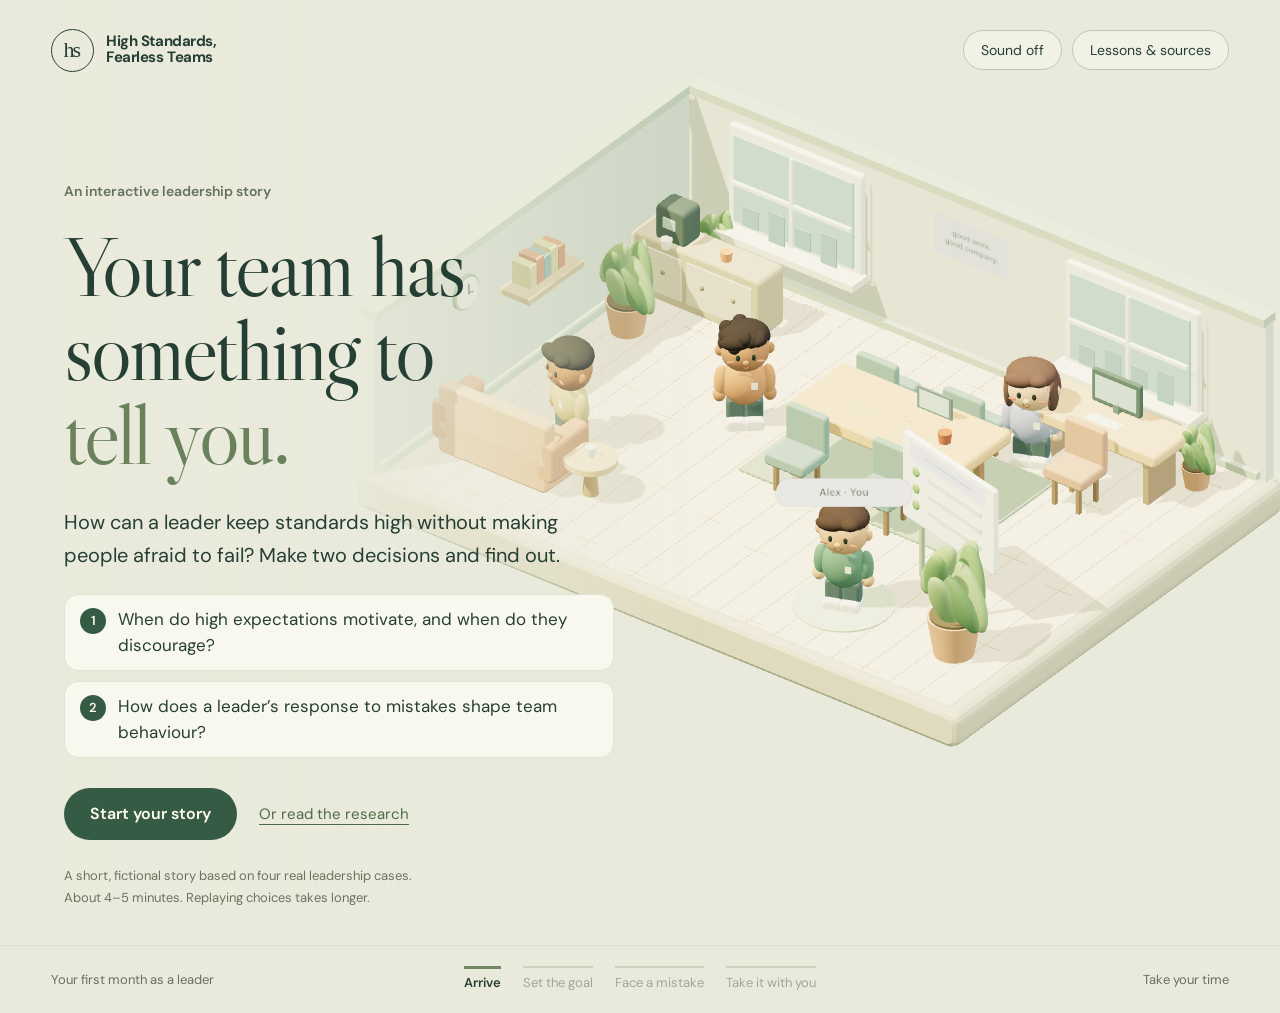
<file: index.html>
<!doctype html>
<html lang="en">
<head>
<meta charset="utf-8"><meta name="viewport" content="width=device-width,initial-scale=1,viewport-fit=cover"><meta name="theme-color" content="#edf0df">
<meta name="description" content="How can leaders keep standards high without making people afraid to fail? Lead a fictional team through two decisions and compare them with Wells Fargo, Netflix, Ford and Microsoft.">
<title>High Standards, Fearless Teams · An interactive leadership story</title>
<link rel="icon" href="data:image/svg+xml,%3Csvg xmlns='http://www.w3.org/2000/svg' viewBox='0 0 64 64'%3E%3Ccircle cx='32' cy='32' r='30' fill='%23365b45'/%3E%3Ctext x='32' y='41' font-family='Georgia,serif' font-size='26' text-anchor='middle' fill='%23fffced'%3Ehs%3C/text%3E%3C/svg%3E">
<link rel="stylesheet" href="./style.css">
</head>
<body data-mode="office">
<a class="skip" href="#story">Skip to the story</a>
<div id="world" role="img" aria-label="Your character and colleagues in a small, animated office."></div><div class="world-shade" aria-hidden="true"></div>
<header class="topbar"><a class="brand" href="./" aria-label="High Standards, Fearless Teams: home"><span class="brand-symbol">hs</span><span>High Standards,<br>Fearless Teams</span></a><div class="identity" id="identity"></div><div class="utilities"><button id="sound" aria-pressed="false">Sound off</button><button id="notebook">Lessons &amp; sources</button></div></header>
<div class="chapter-location" id="location"></div>
<main id="story" tabindex="-1" aria-live="polite"></main>
<footer class="bottom-bar"><span id="chapter-status">Your first month as a leader</span><nav aria-label="Story progress" id="progress"></nav><span class="pacing">Take your time</span></footer>
<dialog id="notebook-dialog" aria-labelledby="notebook-title"><div class="dialog-top"><h2 id="notebook-title">What to take back to your team</h2><button id="close-notebook" aria-label="Close lessons and sources">×</button></div><div role="tablist" aria-label="Notebook sections" class="notebook-tabs"><button role="tab" id="lessons-tab" aria-controls="notebook-content" aria-selected="true">The two lessons</button><button role="tab" id="framework-tab" aria-controls="notebook-content" aria-selected="false">The framework</button><button role="tab" id="sources-tab" aria-controls="notebook-content" aria-selected="false">Cases &amp; sources</button></div><div id="notebook-content" role="tabpanel" aria-labelledby="lessons-tab"></div></dialog>
<noscript><div class="noscript">This story uses JavaScript. You can still <a href="./research.html">read the research, cases and sources</a>.</div></noscript>
<script type="module" src="./game.js"></script>
</body></html>
</file>
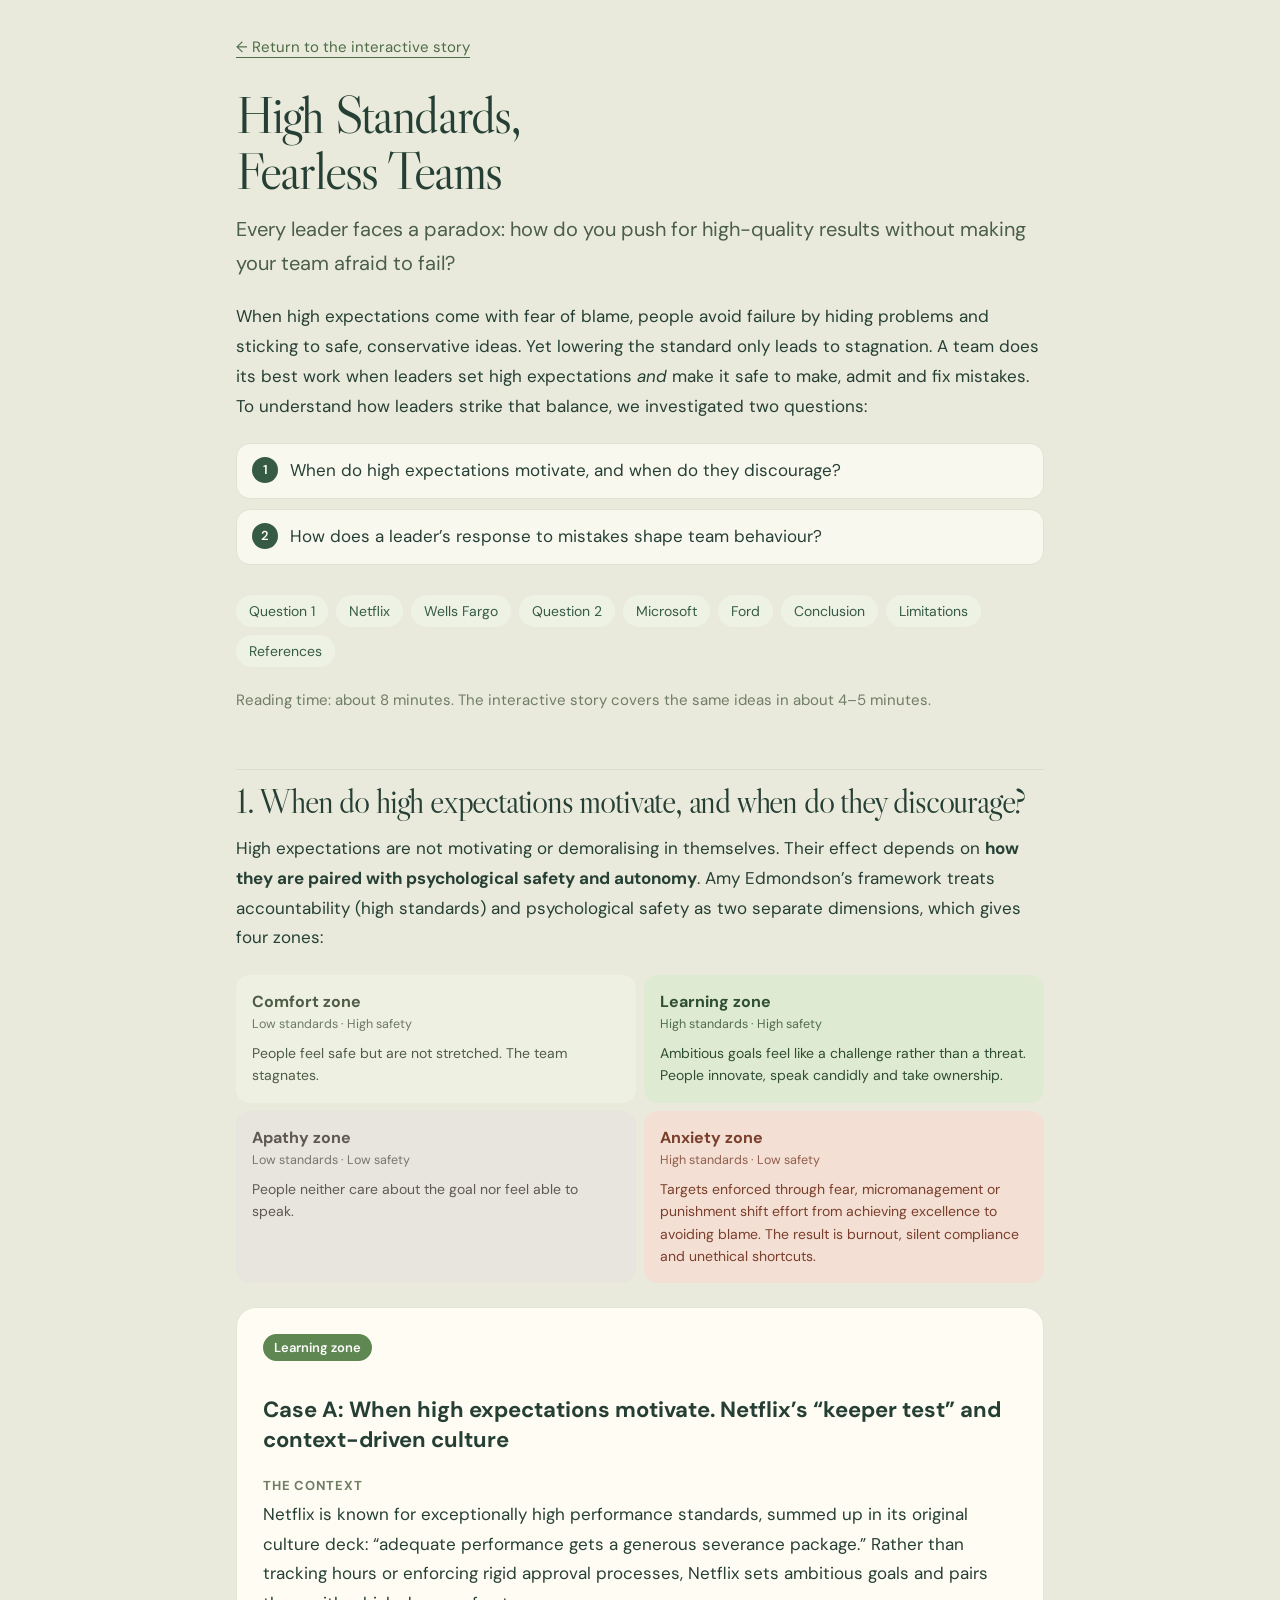
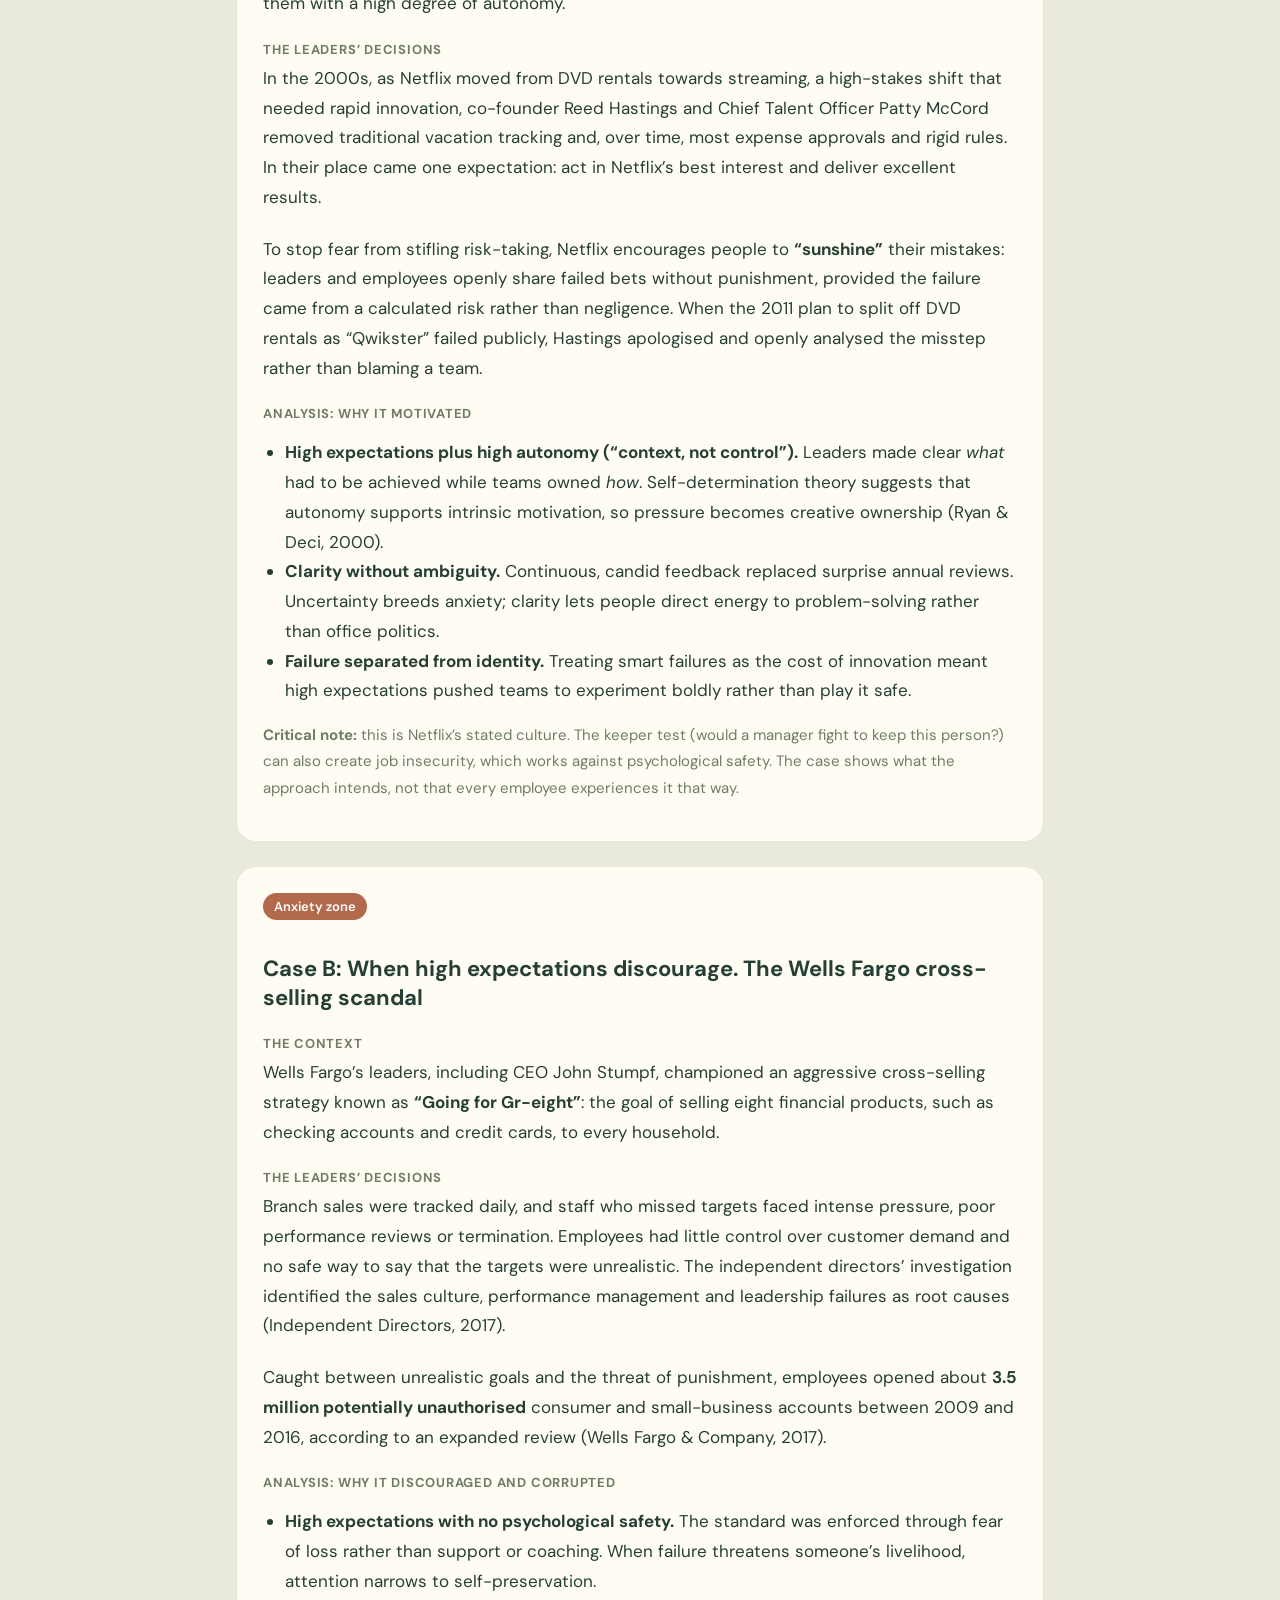
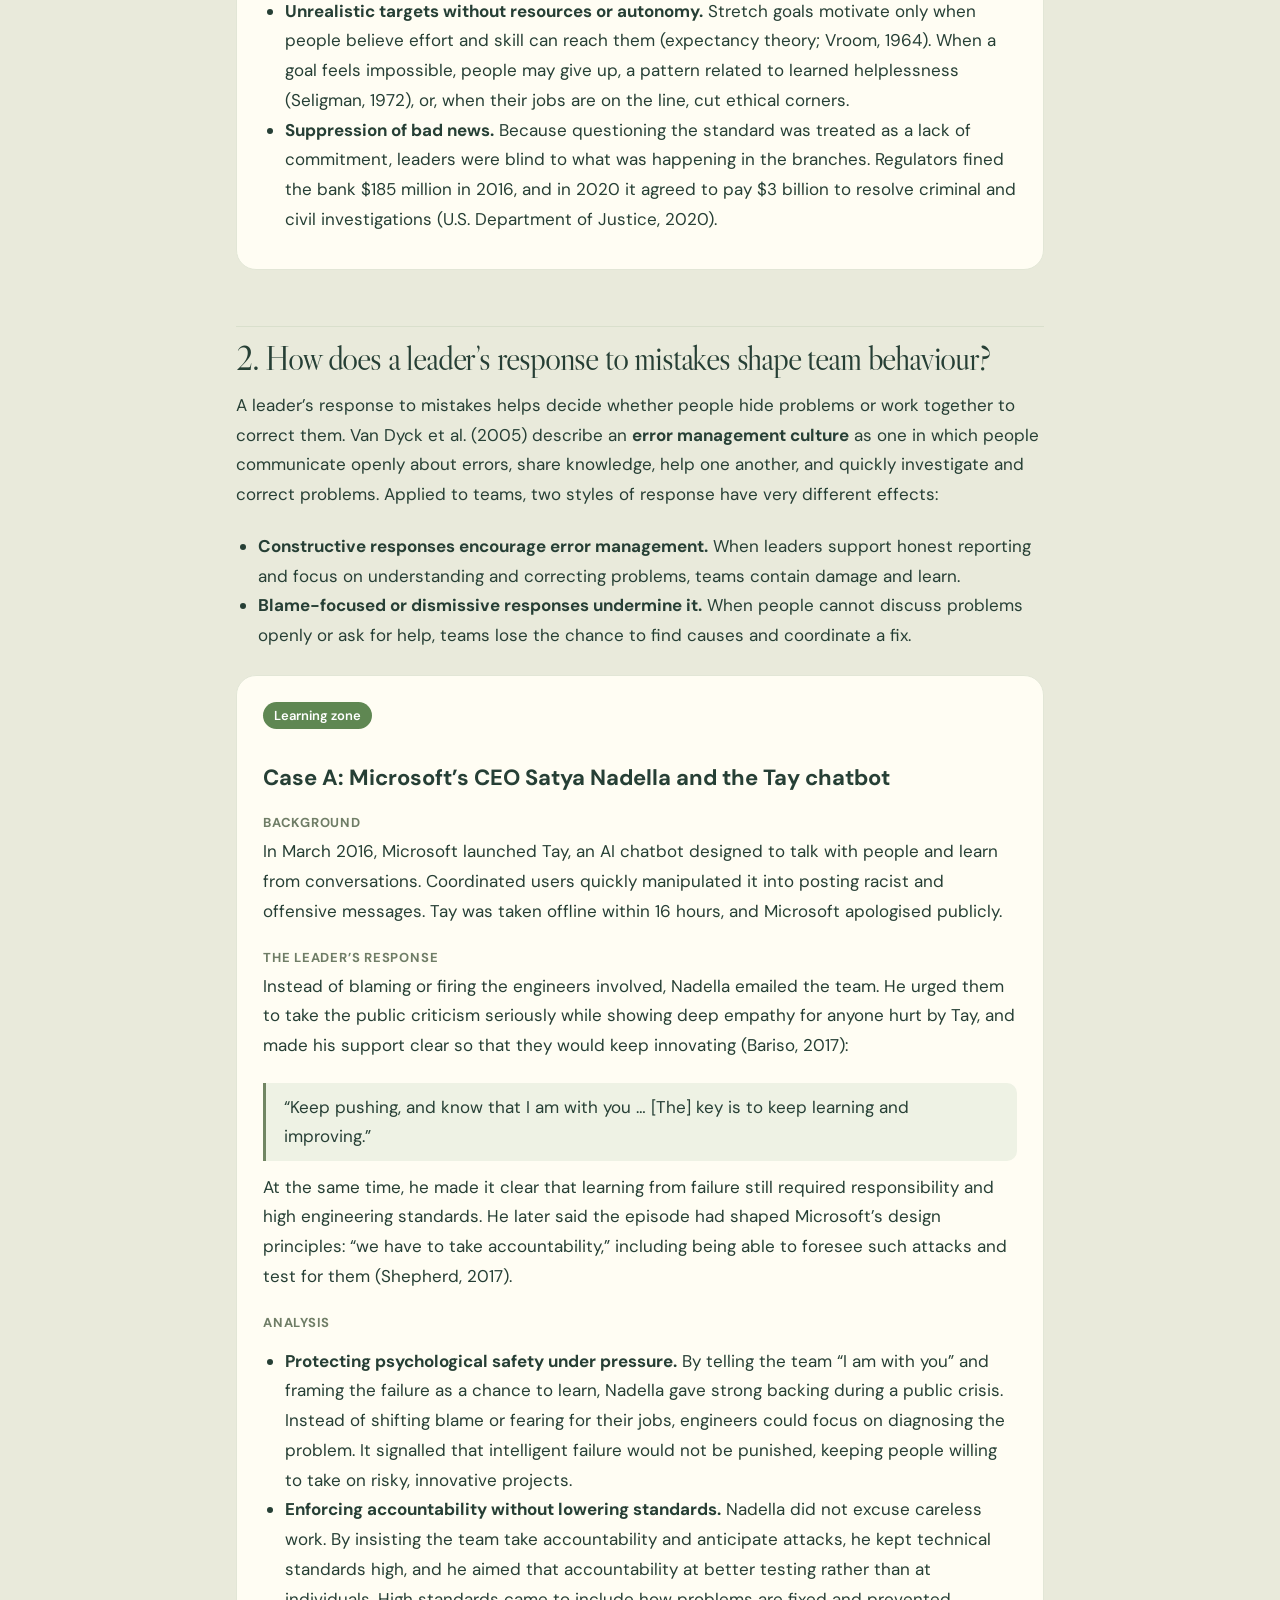
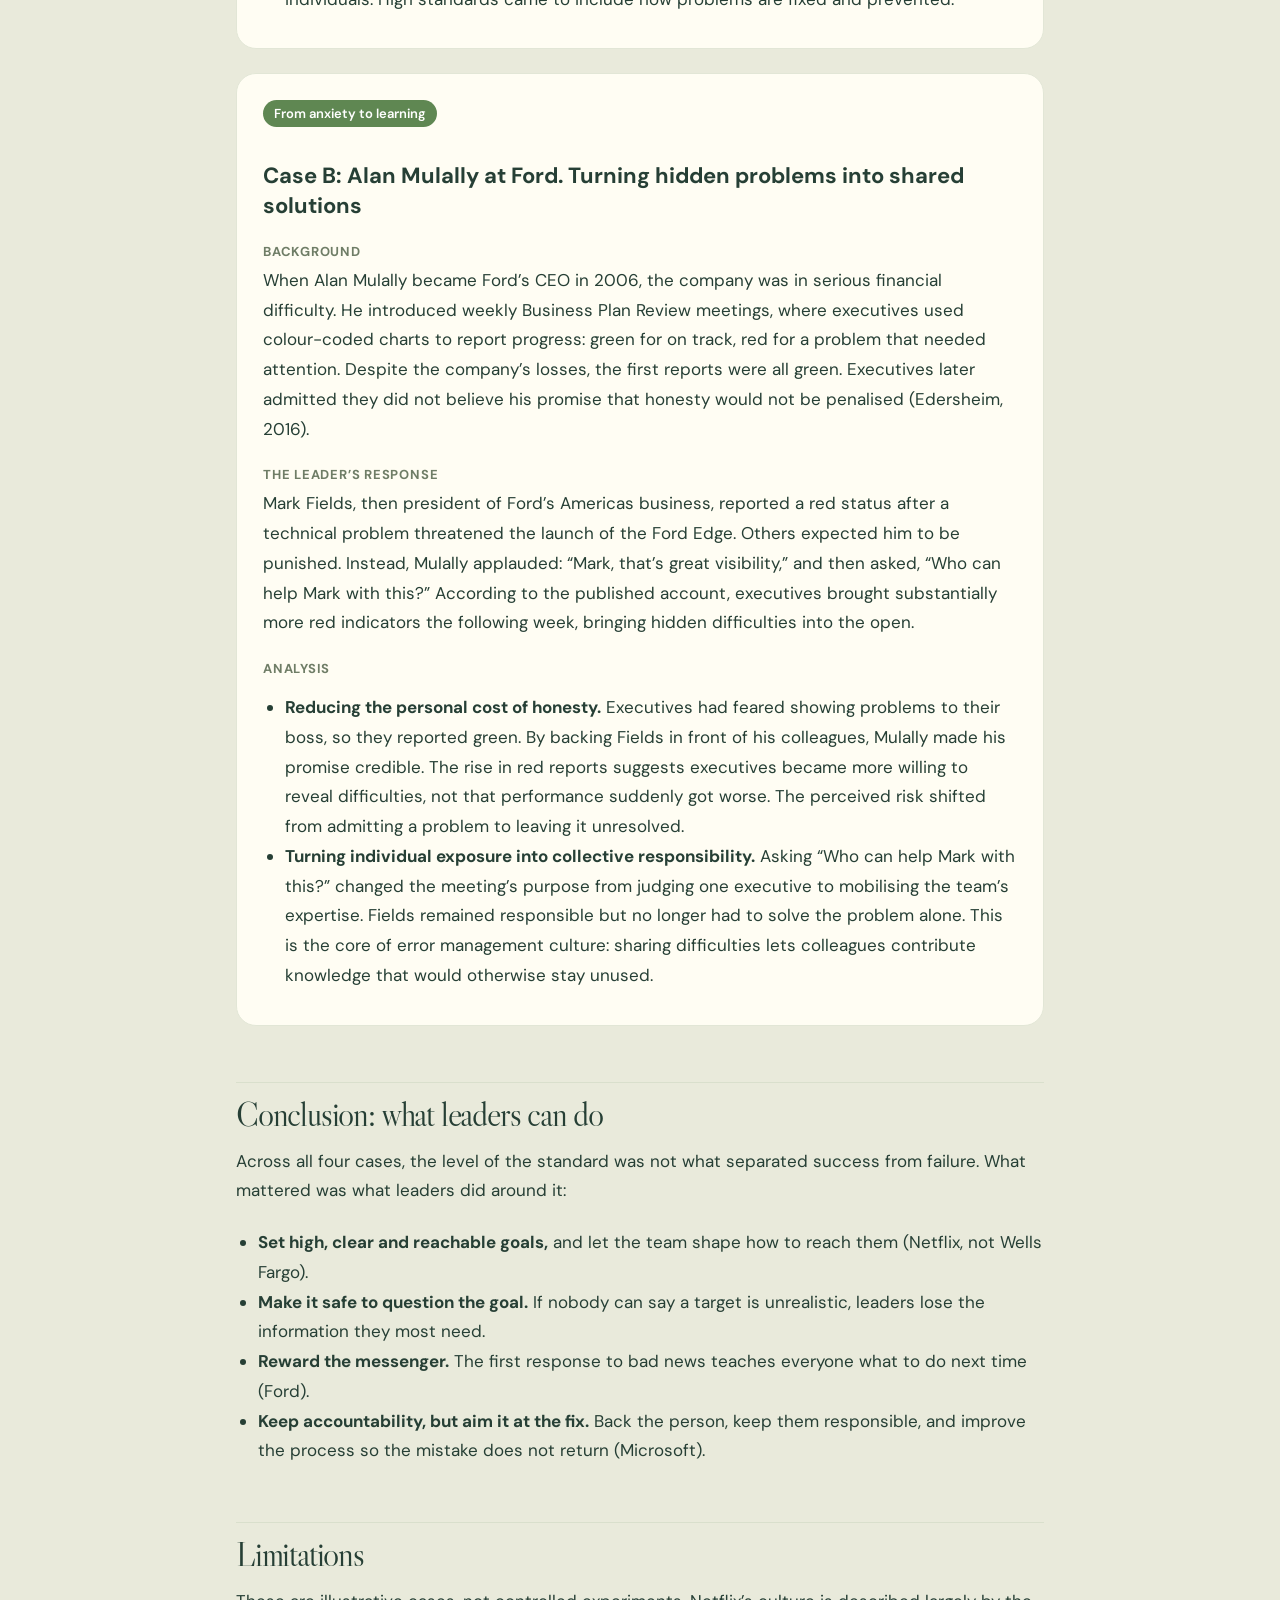
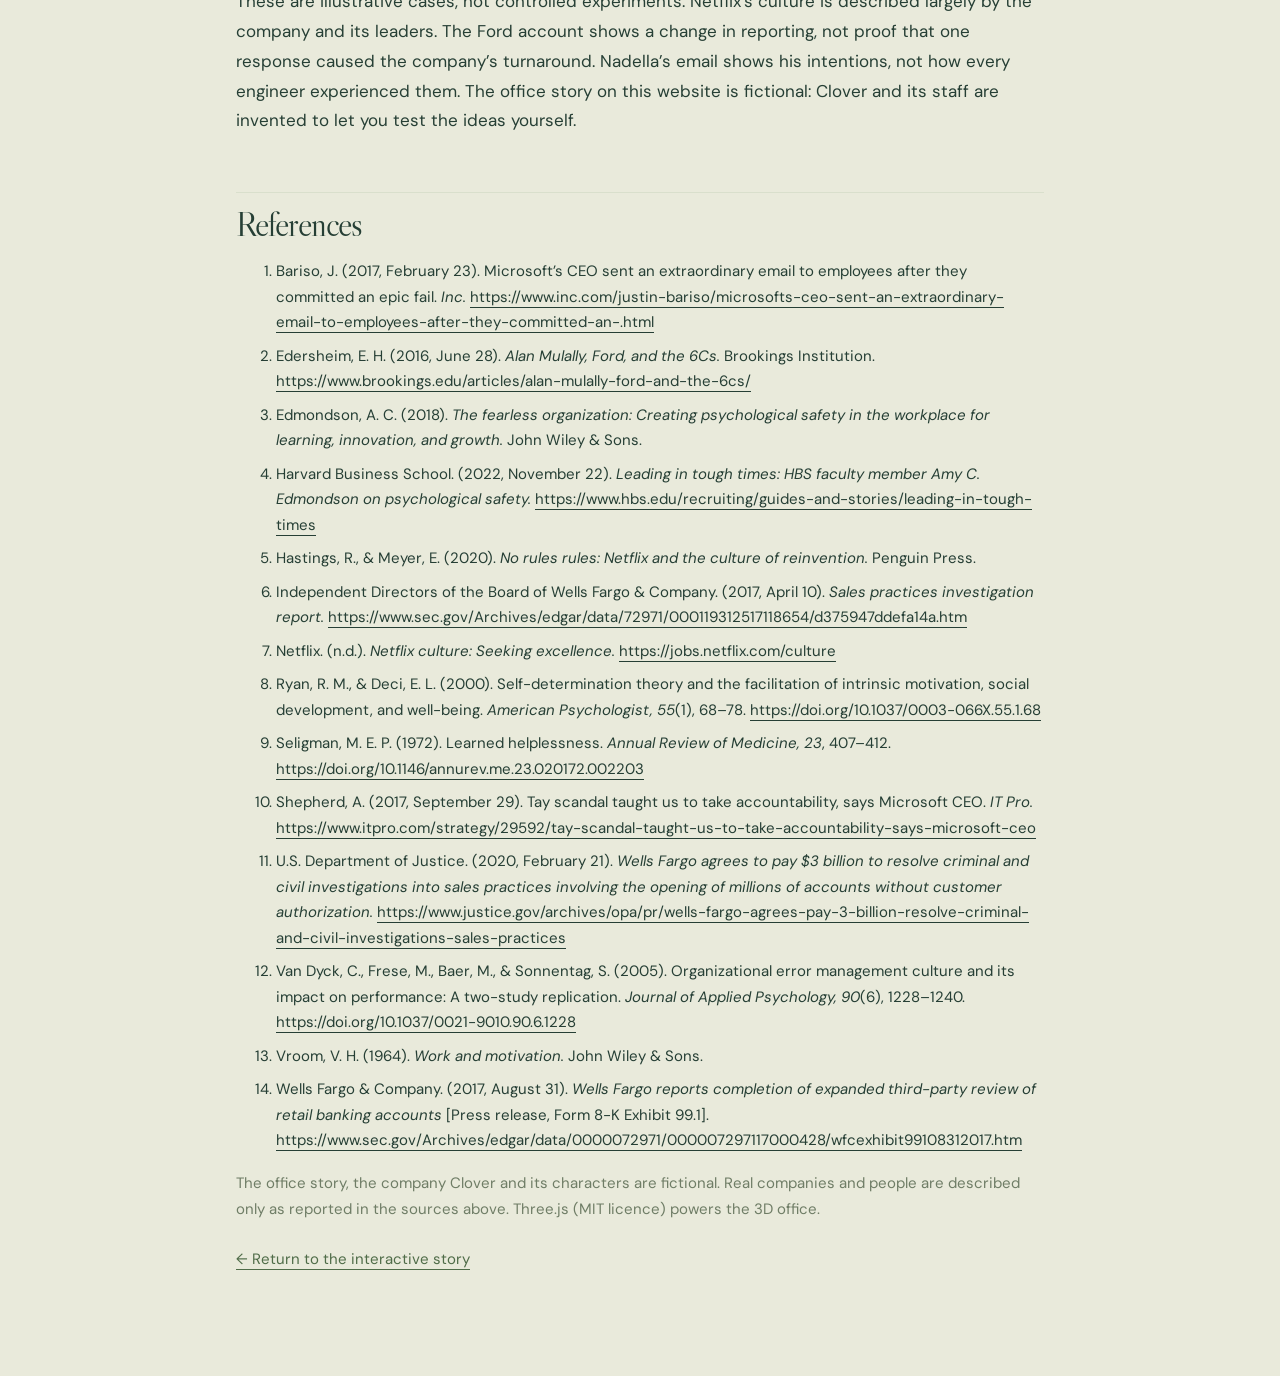
<file: research.html>
<!doctype html>
<html lang="en">
<head>
<meta charset="utf-8"><meta name="viewport" content="width=device-width,initial-scale=1">
<meta name="description" content="Research and case analysis behind High Standards, Fearless Teams: Netflix, Wells Fargo, Microsoft and Ford.">
<title>Our research · High Standards, Fearless Teams</title>
<link rel="icon" href="data:image/svg+xml,%3Csvg xmlns='http://www.w3.org/2000/svg' viewBox='0 0 64 64'%3E%3Ccircle cx='32' cy='32' r='30' fill='%23365b45'/%3E%3Ctext x='32' y='41' font-family='Georgia,serif' font-size='26' text-anchor='middle' fill='%23fffced'%3Ehs%3C/text%3E%3C/svg%3E">
<link rel="stylesheet" href="./style.css">
</head>
<body class="reading">
<main class="research-page">
<a class="back" href="./">← Return to the interactive story</a>
<h1>High Standards,<br>Fearless Teams</h1>
<p class="lede">Every leader faces a paradox: how do you push for high-quality results without making your team afraid to fail?</p>
<p>When high expectations come with fear of blame, people avoid failure by hiding problems and sticking to safe, conservative ideas. Yet lowering the standard only leads to stagnation. A team does its best work when leaders set high expectations <em>and</em> make it safe to make, admit and fix mistakes. To understand how leaders strike that balance, we investigated two questions:</p>
<ol class="questions"><li><span>1</span>When do high expectations motivate, and when do they discourage?</li><li><span>2</span>How does a leader’s response to mistakes shape team behaviour?</li></ol>
<nav class="toc" aria-label="On this page"><a href="#q1">Question 1</a><a href="#netflix">Netflix</a><a href="#wells">Wells Fargo</a><a href="#q2">Question 2</a><a href="#microsoft">Microsoft</a><a href="#ford">Ford</a><a href="#conclusion">Conclusion</a><a href="#limits">Limitations</a><a href="#references">References</a></nav>
<p class="note">Reading time: about 8 minutes. The interactive story covers the same ideas in about 4–5 minutes.</p>

<h2 id="q1">1. When do high expectations motivate, and when do they discourage?</h2>
<p>High expectations are not motivating or demoralising in themselves. Their effect depends on <strong>how they are paired with psychological safety and autonomy</strong>. Amy Edmondson’s framework treats accountability (high standards) and psychological safety as two separate dimensions, which gives four zones:</p>
<div class="zone-grid static" aria-label="Edmondson's four zones"><div class="zone zone-comfort"><strong>Comfort zone</strong><span>Low standards · High safety</span><p>People feel safe but are not stretched. The team stagnates.</p></div><div class="zone zone-learning"><strong>Learning zone</strong><span>High standards · High safety</span><p>Ambitious goals feel like a challenge rather than a threat. People innovate, speak candidly and take ownership.</p></div><div class="zone zone-apathy"><strong>Apathy zone</strong><span>Low standards · Low safety</span><p>People neither care about the goal nor feel able to speak.</p></div><div class="zone zone-anxiety"><strong>Anxiety zone</strong><span>High standards · Low safety</span><p>Targets enforced through fear, micromanagement or punishment shift effort from achieving excellence to avoiding blame. The result is burnout, silent compliance and unethical shortcuts.</p></div></div>

<section class="case" id="netflix"><span class="case-tag learning">Learning zone</span>
<h3>Case A: When high expectations motivate. Netflix’s “keeper test” and context-driven culture</h3>
<h4>The context</h4>
<p>Netflix is known for exceptionally high performance standards, summed up in its original culture deck: “adequate performance gets a generous severance package.” Rather than tracking hours or enforcing rigid approval processes, Netflix sets ambitious goals and pairs them with a high degree of autonomy.</p>
<h4>The leaders’ decisions</h4>
<p>In the 2000s, as Netflix moved from DVD rentals towards streaming, a high-stakes shift that needed rapid innovation, co-founder Reed Hastings and Chief Talent Officer Patty McCord removed traditional vacation tracking and, over time, most expense approvals and rigid rules. In their place came one expectation: act in Netflix’s best interest and deliver excellent results.</p>
<p>To stop fear from stifling risk-taking, Netflix encourages people to <strong>“sunshine”</strong> their mistakes: leaders and employees openly share failed bets without punishment, provided the failure came from a calculated risk rather than negligence. When the 2011 plan to split off DVD rentals as “Qwikster” failed publicly, Hastings apologised and openly analysed the misstep rather than blaming a team.</p>
<h4>Analysis: why it motivated</h4>
<ul>
<li><strong>High expectations plus high autonomy (“context, not control”).</strong> Leaders made clear <em>what</em> had to be achieved while teams owned <em>how</em>. Self-determination theory suggests that autonomy supports intrinsic motivation, so pressure becomes creative ownership (Ryan &amp; Deci, 2000).</li>
<li><strong>Clarity without ambiguity.</strong> Continuous, candid feedback replaced surprise annual reviews. Uncertainty breeds anxiety; clarity lets people direct energy to problem-solving rather than office politics.</li>
<li><strong>Failure separated from identity.</strong> Treating smart failures as the cost of innovation meant high expectations pushed teams to experiment boldly rather than play it safe.</li>
</ul>
<p class="note"><strong>Critical note:</strong> this is Netflix’s stated culture. The keeper test (would a manager fight to keep this person?) can also create job insecurity, which works against psychological safety. The case shows what the approach intends, not that every employee experiences it that way.</p>
</section>

<section class="case" id="wells"><span class="case-tag anxiety">Anxiety zone</span>
<h3>Case B: When high expectations discourage. The Wells Fargo cross-selling scandal</h3>
<h4>The context</h4>
<p>Wells Fargo’s leaders, including CEO John Stumpf, championed an aggressive cross-selling strategy known as <strong>“Going for Gr-eight”</strong>: the goal of selling eight financial products, such as checking accounts and credit cards, to every household.</p>
<h4>The leaders’ decisions</h4>
<p>Branch sales were tracked daily, and staff who missed targets faced intense pressure, poor performance reviews or termination. Employees had little control over customer demand and no safe way to say that the targets were unrealistic. The independent directors’ investigation identified the sales culture, performance management and leadership failures as root causes (Independent Directors, 2017).</p>
<p>Caught between unrealistic goals and the threat of punishment, employees opened about <strong>3.5 million potentially unauthorised</strong> consumer and small-business accounts between 2009 and 2016, according to an expanded review (Wells Fargo &amp; Company, 2017).</p>
<h4>Analysis: why it discouraged and corrupted</h4>
<ul>
<li><strong>High expectations with no psychological safety.</strong> The standard was enforced through fear of loss rather than support or coaching. When failure threatens someone’s livelihood, attention narrows to self-preservation.</li>
<li><strong>Unrealistic targets without resources or autonomy.</strong> Stretch goals motivate only when people believe effort and skill can reach them (expectancy theory; Vroom, 1964). When a goal feels impossible, people may give up, a pattern related to learned helplessness (Seligman, 1972), or, when their jobs are on the line, cut ethical corners.</li>
<li><strong>Suppression of bad news.</strong> Because questioning the standard was treated as a lack of commitment, leaders were blind to what was happening in the branches. Regulators fined the bank $185 million in 2016, and in 2020 it agreed to pay $3 billion to resolve criminal and civil investigations (U.S. Department of Justice, 2020).</li>
</ul>
</section>

<h2 id="q2">2. How does a leader’s response to mistakes shape team behaviour?</h2>
<p>A leader’s response to mistakes helps decide whether people hide problems or work together to correct them. Van Dyck et al. (2005) describe an <strong>error management culture</strong> as one in which people communicate openly about errors, share knowledge, help one another, and quickly investigate and correct problems. Applied to teams, two styles of response have very different effects:</p>
<ul><li><strong>Constructive responses encourage error management.</strong> When leaders support honest reporting and focus on understanding and correcting problems, teams contain damage and learn.</li><li><strong>Blame-focused or dismissive responses undermine it.</strong> When people cannot discuss problems openly or ask for help, teams lose the chance to find causes and coordinate a fix.</li></ul>

<section class="case" id="microsoft"><span class="case-tag learning">Learning zone</span>
<h3>Case A: Microsoft’s CEO Satya Nadella and the Tay chatbot</h3>
<h4>Background</h4>
<p>In March 2016, Microsoft launched Tay, an AI chatbot designed to talk with people and learn from conversations. Coordinated users quickly manipulated it into posting racist and offensive messages. Tay was taken offline within 16 hours, and Microsoft apologised publicly.</p>
<h4>The leader’s response</h4>
<p>Instead of blaming or firing the engineers involved, Nadella emailed the team. He urged them to take the public criticism seriously while showing deep empathy for anyone hurt by Tay, and made his support clear so that they would keep innovating (Bariso, 2017):</p>
<blockquote>“Keep pushing, and know that I am with you … [The] key is to keep learning and improving.”</blockquote>
<p>At the same time, he made it clear that learning from failure still required responsibility and high engineering standards. He later said the episode had shaped Microsoft’s design principles: “we have to take accountability,” including being able to foresee such attacks and test for them (Shepherd, 2017).</p>
<h4>Analysis</h4>
<ul>
<li><strong>Protecting psychological safety under pressure.</strong> By telling the team “I am with you” and framing the failure as a chance to learn, Nadella gave strong backing during a public crisis. Instead of shifting blame or fearing for their jobs, engineers could focus on diagnosing the problem. It signalled that intelligent failure would not be punished, keeping people willing to take on risky, innovative projects.</li>
<li><strong>Enforcing accountability without lowering standards.</strong> Nadella did not excuse careless work. By insisting the team take accountability and anticipate attacks, he kept technical standards high, and he aimed that accountability at better testing rather than at individuals. High standards came to include how problems are fixed and prevented.</li>
</ul>
</section>

<section class="case" id="ford"><span class="case-tag learning">From anxiety to learning</span>
<h3>Case B: Alan Mulally at Ford. Turning hidden problems into shared solutions</h3>
<h4>Background</h4>
<p>When Alan Mulally became Ford’s CEO in 2006, the company was in serious financial difficulty. He introduced weekly Business Plan Review meetings, where executives used colour-coded charts to report progress: green for on track, red for a problem that needed attention. Despite the company’s losses, the first reports were all green. Executives later admitted they did not believe his promise that honesty would not be penalised (Edersheim, 2016).</p>
<h4>The leader’s response</h4>
<p>Mark Fields, then president of Ford’s Americas business, reported a red status after a technical problem threatened the launch of the Ford Edge. Others expected him to be punished. Instead, Mulally applauded: “Mark, that’s great visibility,” and then asked, “Who can help Mark with this?” According to the published account, executives brought substantially more red indicators the following week, bringing hidden difficulties into the open.</p>
<h4>Analysis</h4>
<ul>
<li><strong>Reducing the personal cost of honesty.</strong> Executives had feared showing problems to their boss, so they reported green. By backing Fields in front of his colleagues, Mulally made his promise credible. The rise in red reports suggests executives became more willing to reveal difficulties, not that performance suddenly got worse. The perceived risk shifted from admitting a problem to leaving it unresolved.</li>
<li><strong>Turning individual exposure into collective responsibility.</strong> Asking “Who can help Mark with this?” changed the meeting’s purpose from judging one executive to mobilising the team’s expertise. Fields remained responsible but no longer had to solve the problem alone. This is the core of error management culture: sharing difficulties lets colleagues contribute knowledge that would otherwise stay unused.</li>
</ul>
</section>

<h2 id="conclusion">Conclusion: what leaders can do</h2>
<p>Across all four cases, the level of the standard was not what separated success from failure. What mattered was what leaders did around it:</p>
<ul>
<li><strong>Set high, clear and reachable goals,</strong> and let the team shape how to reach them (Netflix, not Wells Fargo).</li>
<li><strong>Make it safe to question the goal.</strong> If nobody can say a target is unrealistic, leaders lose the information they most need.</li>
<li><strong>Reward the messenger.</strong> The first response to bad news teaches everyone what to do next time (Ford).</li>
<li><strong>Keep accountability, but aim it at the fix.</strong> Back the person, keep them responsible, and improve the process so the mistake does not return (Microsoft).</li>
</ul>

<h2 id="limits">Limitations</h2>
<p>These are illustrative cases, not controlled experiments. Netflix’s culture is described largely by the company and its leaders. The Ford account shows a change in reporting, not proof that one response caused the company’s turnaround. Nadella’s email shows his intentions, not how every engineer experienced them. The office story on this website is fictional: Clover and its staff are invented to let you test the ideas yourself.</p>

<h2 id="references">References</h2>
<ol class="refs">
<li>Bariso, J. (2017, February 23). Microsoft’s CEO sent an extraordinary email to employees after they committed an epic fail. <em>Inc.</em> <a href="https://www.inc.com/justin-bariso/microsofts-ceo-sent-an-extraordinary-email-to-employees-after-they-committed-an-.html" target="_blank" rel="noopener">https://www.inc.com/justin-bariso/microsofts-ceo-sent-an-extraordinary-email-to-employees-after-they-committed-an-.html</a></li>
<li>Edersheim, E. H. (2016, June 28). <em>Alan Mulally, Ford, and the 6Cs.</em> Brookings Institution. <a href="https://www.brookings.edu/articles/alan-mulally-ford-and-the-6cs/" target="_blank" rel="noopener">https://www.brookings.edu/articles/alan-mulally-ford-and-the-6cs/</a></li>
<li>Edmondson, A. C. (2018). <em>The fearless organization: Creating psychological safety in the workplace for learning, innovation, and growth.</em> John Wiley &amp; Sons.</li>
<li>Harvard Business School. (2022, November 22). <em>Leading in tough times: HBS faculty member Amy C. Edmondson on psychological safety.</em> <a href="https://www.hbs.edu/recruiting/guides-and-stories/leading-in-tough-times" target="_blank" rel="noopener">https://www.hbs.edu/recruiting/guides-and-stories/leading-in-tough-times</a></li>
<li>Hastings, R., &amp; Meyer, E. (2020). <em>No rules rules: Netflix and the culture of reinvention.</em> Penguin Press.</li>
<li>Independent Directors of the Board of Wells Fargo &amp; Company. (2017, April 10). <em>Sales practices investigation report.</em> <a href="https://www.sec.gov/Archives/edgar/data/72971/000119312517118654/d375947ddefa14a.htm" target="_blank" rel="noopener">https://www.sec.gov/Archives/edgar/data/72971/000119312517118654/d375947ddefa14a.htm</a></li>
<li>Netflix. (n.d.). <em>Netflix culture: Seeking excellence.</em> <a href="https://jobs.netflix.com/culture" target="_blank" rel="noopener">https://jobs.netflix.com/culture</a></li>
<li>Ryan, R. M., &amp; Deci, E. L. (2000). Self-determination theory and the facilitation of intrinsic motivation, social development, and well-being. <em>American Psychologist, 55</em>(1), 68–78. <a href="https://doi.org/10.1037/0003-066X.55.1.68" target="_blank" rel="noopener">https://doi.org/10.1037/0003-066X.55.1.68</a></li>
<li>Seligman, M. E. P. (1972). Learned helplessness. <em>Annual Review of Medicine, 23</em>, 407–412. <a href="https://doi.org/10.1146/annurev.me.23.020172.002203" target="_blank" rel="noopener">https://doi.org/10.1146/annurev.me.23.020172.002203</a></li>
<li>Shepherd, A. (2017, September 29). Tay scandal taught us to take accountability, says Microsoft CEO. <em>IT Pro.</em> <a href="https://www.itpro.com/strategy/29592/tay-scandal-taught-us-to-take-accountability-says-microsoft-ceo" target="_blank" rel="noopener">https://www.itpro.com/strategy/29592/tay-scandal-taught-us-to-take-accountability-says-microsoft-ceo</a></li>
<li>U.S. Department of Justice. (2020, February 21). <em>Wells Fargo agrees to pay $3 billion to resolve criminal and civil investigations into sales practices involving the opening of millions of accounts without customer authorization.</em> <a href="https://www.justice.gov/archives/opa/pr/wells-fargo-agrees-pay-3-billion-resolve-criminal-and-civil-investigations-sales-practices" target="_blank" rel="noopener">https://www.justice.gov/archives/opa/pr/wells-fargo-agrees-pay-3-billion-resolve-criminal-and-civil-investigations-sales-practices</a></li>
<li>Van Dyck, C., Frese, M., Baer, M., &amp; Sonnentag, S. (2005). Organizational error management culture and its impact on performance: A two-study replication. <em>Journal of Applied Psychology, 90</em>(6), 1228–1240. <a href="https://doi.org/10.1037/0021-9010.90.6.1228" target="_blank" rel="noopener">https://doi.org/10.1037/0021-9010.90.6.1228</a></li>
<li>Vroom, V. H. (1964). <em>Work and motivation.</em> John Wiley &amp; Sons.</li>
<li>Wells Fargo &amp; Company. (2017, August 31). <em>Wells Fargo reports completion of expanded third-party review of retail banking accounts</em> [Press release, Form 8-K Exhibit 99.1]. <a href="https://www.sec.gov/Archives/edgar/data/0000072971/000007297117000428/wfcexhibit99108312017.htm" target="_blank" rel="noopener">https://www.sec.gov/Archives/edgar/data/0000072971/000007297117000428/wfcexhibit99108312017.htm</a></li>
</ol>
<p class="note">The office story, the company Clover and its characters are fictional. Real companies and people are described only as reported in the sources above. Three.js (MIT licence) powers the 3D office.</p>
<p><a class="back" href="./">← Return to the interactive story</a></p>
</main>
</body></html>
</file>
<file: style.css>
@import url('https://fonts.googleapis.com/css2?family=DM+Sans:wght@400;500;600;700&family=Libre+Caslon+Display&display=swap');
:root{--ink:#263f35;--muted:#637366;--paper:#f8f6ed;--green:#365b45;--line:#d9dfcc;--orange:#bd764c;font-family:'DM Sans',Arial,sans-serif;color:var(--ink);background:#e9eadb;font-synthesis:none}*{box-sizing:border-box}body{margin:0;min-height:100svh;transition:background .5s,color .5s}button,input{font:inherit}button,a{-webkit-tap-highlight-color:transparent}button{cursor:pointer}button:focus-visible,a:focus-visible,input:focus-visible,summary:focus-visible{outline:3px solid #bf784c;outline-offset:5px}button:disabled{cursor:default}h1,h2,p{margin-top:0}h1,h2{font-family:'Libre Caslon Display',Georgia,serif;font-weight:400;letter-spacing:-.035em}h1{font-size:clamp(38px,4.1vw,65px);line-height:1.06;margin-bottom:24px}h2{font-size:38px;line-height:1.12;margin-bottom:16px}p{font-size:18px;line-height:1.65;margin-bottom:22px}a{color:inherit;text-underline-offset:5px}button{color:inherit}button svg{pointer-events:none}svg{display:block}#world{position:fixed;inset:0 0 0 28%;z-index:0;transition:opacity .45s;pointer-events:none}#world canvas{display:block;width:100%;height:100%}.world-shade{position:fixed;inset:0;pointer-events:none;background:linear-gradient(90deg,#e9eadb 0%,#e9eadbe0 26%,transparent 55%);z-index:1}.topbar{position:relative;z-index:4;display:flex;align-items:center;gap:30px;height:100px;padding:22px 4vw}.brand{display:flex;align-items:center;gap:12px;text-decoration:none;font-size:15px;line-height:1.05;font-weight:700;letter-spacing:-.03em}.brand-symbol{font-family:Georgia,serif;border:1.5px solid currentColor;border-radius:50%;width:43px;height:43px;display:grid;place-items:center;font-size:22px;font-weight:400;letter-spacing:-.1em;padding-right:3px}.identity{display:flex;gap:9px;align-items:center}.identity-avatar{width:36px}.identity strong{font-size:14px;font-weight:600}.identity small{font-size:12px;display:block;opacity:.7;margin-top:3px}.utilities{margin-left:auto;display:flex;gap:10px}.utilities button{border:1px solid #bcc9af;background:#f9faef80;border-radius:30px;padding:10px 17px;font-size:14px}.utilities button:hover{background:#fffdf4}.chapter-location{position:relative;z-index:3;margin:0 5vw;font-size:14px;color:var(--muted);min-height:25px;padding-top:7px}main{position:relative;z-index:2;outline:none;min-height:calc(100svh - 204px);padding:24px 5vw 36px}main>section{animation:arrive .5s ease both}.opening{padding-top:32px;width:550px;max-width:100%}.opening h1{font-size:clamp(60px,6.7vw,102px);line-height:.98;margin:22px 0 30px}.opening h1 em{color:#69815c;font-weight:400}.opening p{font-size:20px}.eyebrow{display:block;font-size:14px;line-height:1.5;font-weight:600;margin-bottom:18px;color:#65735e}.primary,.secondary{min-height:50px;border-radius:30px;padding:14px 25px;font-size:16px;line-height:1.35;font-weight:600;border:1px solid transparent;transition:transform .15s,background .15s}.primary{background:var(--green);color:#fffced}.primary:hover{background:#254831;transform:translateY(-2px)}.secondary{background:transparent;border-color:#b7c3af;color:var(--ink)}.secondary:hover{background:#e4e9d9}.intro-meta{font-size:13px!important;line-height:1.7!important;color:#697461;margin:25px 0 0!important}.bottom-bar{position:relative;z-index:3;display:flex;align-items:center;gap:24px;min-height:68px;padding:18px 4vw;font-size:13px;color:#667160;border-top:1px solid #cdd5bc80}.bottom-bar>span{flex:1}.bottom-bar .pacing{text-align:right}#progress{display:flex;gap:22px}#progress span{opacity:.55;position:relative;padding-top:8px}#progress span.current{opacity:1;color:var(--ink)}#progress span:before{content:'';position:absolute;height:2px;background:#b3c0a7;top:0;left:0;right:0}#progress span.current:before{background:#718663}.setup-card,.intro-card,.dialogue-card,.decision-card,.ending-card{width:570px;max-width:100%;background:#fffdf3f5;padding:34px;border-radius:24px;border:1px solid #ffffffe6;box-shadow:0 16px 50px #596c4812}.setup-card h1{margin-bottom:20px}.avatar-options{display:flex;gap:10px}.avatar-option{flex:1;background:#f0f1e5;border:2px solid transparent;border-radius:17px;padding:10px;font-size:14px}.avatar-option svg{width:74px;margin:0 auto 8px}.avatar-option.selected{background:#e6edd9;border-color:#708c63}.customise{display:flex;gap:20px;align-items:end;margin:25px 0}.customise label{font-size:14px;flex:1}.customise input{display:block;width:100%;margin-top:8px;border:1px solid #b9c7ad;border-radius:9px;padding:11px;background:#fffef7;font-size:17px;color:var(--ink)}.customise fieldset{margin:0;padding:0;border:0;white-space:nowrap}.customise legend{font-size:14px;margin-bottom:14px}.swatch{width:30px;height:30px;border:3px solid white;box-shadow:0 0 0 1px #d5dcc9;border-radius:50%;background:var(--swatch);margin-right:7px}.swatch.selected{box-shadow:0 0 0 2px #496947}.intro-card{position:relative;width:565px}.intro-card h1{font-size:48px}.intro-card p{font-size:18px}.player-intro{float:right;text-align:center;margin:-4px -3px 10px 10px}.player-intro>div{width:75px}.player-intro span{font-size:12px;background:#e5ecd9;padding:4px 8px;border-radius:20px}.speaker-row{display:flex;gap:12px;align-items:center;margin-bottom:22px}.speaker-row strong{display:block;font-size:17px}.speaker-row span{font-size:14px;color:var(--muted)}.speaker-avatar{width:43px;height:43px;display:grid;place-items:center;border-radius:50%;background:#dbc0a0;color:#5e503c;font-size:20px}.speaker-avatar.maya{background:#d2d5e5;color:#656681}.dialogue-card h1{font-size:41px}.speaker-follow{border-left:3px solid #a1b58b;padding:2px 0 0 17px;margin:25px 0}.speaker-follow strong{font-size:14px;font-weight:500;color:#6b7867}.speaker-follow p{font-size:19px;margin:9px 0}.decision-card{width:650px;padding:30px}.decision-card h1{font-size:43px;margin-bottom:16px}.decision-card>p,.decision-heading>p{font-size:17px;margin-bottom:24px}.choices{display:grid;gap:14px}.choice{display:flex;gap:15px;text-align:left;background:#f5f5e9;border:1px solid #d5dec4;border-radius:16px;padding:20px;transition:transform .2s,background .2s,border-color .2s}.choice:hover{background:#e9efdc;border-color:#8ca175;transform:translateX(3px)}.choice-letter{flex:none;width:29px;height:29px;display:grid;place-items:center;background:#e1e8d4;border-radius:9px;font-size:15px;font-weight:600}.choice strong{display:block;font-size:18px;line-height:1.55;font-weight:600}.choice p{font-size:15px;line-height:1.65;margin:9px 0 0;color:#6d7865}.ending-card{width:620px}.ending-card h1{font-size:48px}.ending-lesson{display:flex;gap:18px;align-items:flex-start;margin:26px 0}.ending-lesson svg{width:30px;flex:none;color:#71845e;margin-top:3px}.ending-lesson p{font-size:17px;margin:0}.ending-lesson strong{font-size:18px}.end-actions{display:flex;gap:10px;flex-wrap:wrap;margin-top:28px}
/* Consequences occupy the whole screen. */
body[data-mode="cinema"]{background:#131d1b;color:#eff1e5}body[data-mode="cinema"][data-tone="danger"]{background:#231b1b}body[data-mode="cinema"][data-tone="hope"]{background:#e7eddf;color:#263f35}body[data-mode="cinema"] #world,body[data-mode="case"] #world{opacity:0}body[data-mode="cinema"] .world-shade,body[data-mode="case"] .world-shade{display:none}body[data-mode="cinema"] .topbar{border-bottom:1px solid #ffffff0f}body[data-mode="cinema"] .utilities button{background:#ffffff08;border-color:#ffffff30;color:inherit}body[data-mode="cinema"] .utilities button:hover{background:#ffffff15}body[data-mode="cinema"] .chapter-location{color:#91a49b}body[data-mode="cinema"] .bottom-bar{color:#91a49b;border-color:#ffffff13}body[data-mode="cinema"] #progress span.current{color:#e9eee2}body[data-mode="cinema"] #progress span.current:before{background:#cfab7d}body[data-mode="cinema"] .primary{background:#e9e6ce;color:#233e32}body[data-mode="cinema"] .primary:hover{background:#ffffe6}body[data-mode="cinema"] .secondary{color:#c2d0c6;border-color:#53615a}body[data-mode="cinema"][data-tone="hope"] .utilities button{border-color:#b9c8ae}body[data-mode="cinema"][data-tone="hope"] .primary{background:#365b45;color:#fffced}body[data-mode="cinema"][data-tone="hope"] .secondary{color:#365b45;border-color:#b6c6a9}body[data-mode="cinema"][data-tone="hope"] #progress span.current{color:#263f35}body[data-mode="cinema"][data-tone="hope"] .chapter-location{color:#657960}.cinema{max-width:1240px;margin:0 auto;padding:20px 0 45px}.cinema-top{display:flex;justify-content:space-between;align-items:center;margin-bottom:50px}.scene-time{font-size:15px;color:#c1ad86;border-left:2px solid #b6a077;padding-left:12px}body[data-tone="hope"] .scene-time{color:#6c8060;border-color:#6c8060}.beat-progress{display:flex;gap:7px}.beat-progress i{width:37px;height:3px;background:#7b8c7133}.beat-progress i.lit{background:#b3b996}.cinema-grid{display:grid;grid-template-columns:1fr 1fr;align-items:center;gap:8%}.cinema-copy h1{font-size:clamp(42px,4.6vw,70px);line-height:1.07}.cinema-copy>p{font-size:20px;line-height:1.75;color:#b8c7bf}.cinema-controls{display:flex;gap:12px;flex-wrap:wrap;margin-top:34px}body[data-tone="hope"] .cinema-copy>p{color:#5c7060}.scene-art{position:relative;padding:22px 0;animation:art-in .65s .1s both}.visual-window,.report,.repair-board{background:#202f2a;border:1px solid #53625755;border-radius:17px;box-shadow:0 25px 50px #0002;overflow:hidden;color:#ecf0df}.window-title,.report-heading{font-size:14px;font-weight:600;padding:20px 24px;border-bottom:1px solid #ffffff13;display:flex;justify-content:space-between;gap:10px}.window-title span{font-weight:400;color:#9cad99}.bars{padding:9px 25px 25px}.bar-row{margin-top:21px;animation:arrive .5s var(--delay) both}.bar-meta{display:flex;justify-content:space-between;font-size:16px;margin-bottom:9px}.bar-meta strong{font-weight:500}.bar-meta small{font-size:12px;color:#9eaf9b}.bar-track{height:17px;background:#ffffff09;border-radius:5px;overflow:hidden}.bar-track i{display:block;background:#9eb783;height:100%;width:var(--fill);border-radius:5px;transform-origin:left;animation:grow 1s ease both}.window-foot{font-size:15px;padding:18px 25px;background:#ffffff04;line-height:1.6;color:#c8d3bd}.floating-note{width:max-content;max-width:90%;display:flex;align-items:center;gap:12px;background:#b8c6a5;color:#273e30;padding:15px 22px;border-radius:12px;margin:-8px 0 0 auto;transform:rotate(-3deg);position:relative;box-shadow:0 10px 25px #0002;font-size:15px}.floating-note svg{width:24px}.quota-note{padding:0 25px 22px;color:#d6b693;font-size:14px}.message{background:#f4f6ec;padding:17px 20px;border:1px solid #dae3ce;border-radius:14px;margin:17px 20px;color:#3a4f3f}.message>span{font-size:13px;color:#70836b}.message p{font-size:17px;line-height:1.6;margin:6px 0 0}.message.unsent{background:#ffffff06;border:1px dashed #79857b66;color:#a9b6aa;margin:18px 0 8px}.message.unsent span{color:#879d90}.deleted-message{font-size:13px;color:#b79881;text-align:right;margin-right:8px}.metric-card{background:#f8faf0;color:#3c5a42;padding:23px;text-align:center;border:1px solid #cedcc0;border-radius:17px}.metric-card>span{font-size:14px;display:block}.metric-card>strong{font-family:Georgia,serif;font-size:76px;font-weight:400;display:block;margin-top:10px;line-height:1.1}.metric-card>strong>span{font-size:32px;color:#7d9473}.metric-card.poisoned{margin:0 65px 0 0;background:#28322b;color:#b0be9c;border-color:#4b5144;transform:rotate(-3deg)}.metric-check{font-size:13px;margin-top:7px}.complaint-card{position:relative;background:#f1e9dc;color:#523e36;border-radius:12px;margin:-22px 0 0 30px;padding:24px;box-shadow:0 20px 40px #0004;transform:rotate(2deg)}.alert-header{display:flex;gap:10px;align-items:center;font-size:14px;font-weight:600}.alert-header svg{width:23px}.complaint-card p{font-family:Georgia,serif;font-size:24px;line-height:1.5;margin:18px 0}.complaint-card>span{font-size:13px;color:#857364}.incident-stamp{color:#e0a08a;border:1px solid #ba73645c;border-radius:5px;padding:12px 14px;text-align:center;font-size:14px;letter-spacing:.015em;margin:30px 10px 0}.conversation{background:#fcfdf5;color:var(--ink);border-color:#cdddc4}.conversation .window-title{border-color:#dce4cf}.conversation .window-title span{color:#829277}.conversation .message{margin:17px;background:#eff3e5}.message.from-you{background:#dfead4;border-color:#c2d4b4;margin-left:60px;color:#3a543e}.agreement{display:flex;align-items:center;gap:10px;padding:17px 22px;background:#e4ecd9;font-size:14px;line-height:1.5}.agreement svg{width:23px;flex:none}.results-pair{display:grid;grid-template-columns:1fr 1fr;gap:13px}.results-pair .metric-card>strong{font-size:66px}.receipt{background:#fffdf3;color:#3d563f;padding:25px;border:1px solid #d6dfc7;border-radius:15px;margin:18px 0 0}.receipt-icon{width:36px;margin-bottom:15px;display:block}.receipt h3{font-weight:500;font-size:21px;line-height:1.5;margin:0 0 15px}.receipt p{font-size:16px;line-height:1.65;color:#738269;margin:0}.report-row{display:flex;justify-content:space-between;align-items:center;gap:15px;padding:23px;border-bottom:1px solid #ffffff0c;font-size:16px}.report-row:last-child{border:0}.report-row strong{font-size:13px;font-weight:500;padding:6px 11px;border-radius:30px;white-space:nowrap}.report-row strong.green{background:#8cae6f25;color:#bad49f}.report-row strong.red{background:#bf795a22;color:#a55f40}.charge-receipt{transform:rotate(-2deg);color:#553b30;background:#f4ece2}.charge-receipt .alert-header{margin-bottom:25px}.charge-row{display:flex;align-items:center;gap:15px;justify-content:space-between;font-size:15px;padding:16px 0;border-bottom:1px dashed #cdb9a7}.charge-row strong{font-size:17px}.charge-row.duplicate{color:#a3523c}.charge-receipt p{margin-top:23px;font-size:15px;color:#8c6b5a}.repair-board{background:#f7faf0;color:#3a553f;border-color:#c7d6ba}.board-banner{background:#dbe7ce;font-size:15px;padding:18px 23px}.repair-person{display:flex;align-items:center;gap:14px;padding:20px 24px 0}.person-circle{border-radius:50%;width:45px;height:45px;background:#d8ddeb;display:grid;place-items:center;color:#797391}.person-circle.purple{background:#e8dbc7;color:#95805e}.repair-person strong{display:block;font-size:18px}.repair-person div>span{font-size:14px;color:#78906f;display:block;margin-top:5px}.repair-time{display:flex;gap:11px;align-items:center;font-size:14px;margin:24px;padding-top:18px;border-top:1px solid #dce6d1}.repair-time svg{width:22px;flex:none}body[data-tone="hope"] .report{background:#fcfdf5;color:#3a533e;border-color:#cad6bc}body[data-tone="hope"] .report-heading,body[data-tone="hope"] .report-row{border-color:#e1e7d8}body[data-tone="hope"] .report-row strong.green{color:#61804c;background:#dfebd3}.help-note{display:flex;gap:15px;align-items:center;background:#d6e4c9;padding:21px;border-radius:12px;margin-top:20px;line-height:1.5;font-size:16px}.help-note svg{width:30px;flex:none}
/* A concise, visual debrief. */
body[data-mode="case"]{background:#f7f5eb}.case-page{max-width:1240px;margin:0 auto;padding:25px 0}.case-heading{display:flex;align-items:center;gap:20px;border-bottom:1px solid #d9ddcd;padding-bottom:25px;margin-bottom:38px}.company-label{font-size:23px;font-weight:600;padding:10px 17px;background:#e9e3cb;border-radius:9px}.company-label.pressure{background:#f3ded4;color:#8e4b39}.company-label.support{background:#ede0dc;color:#9c4134}.company-label.help,.company-label.hide{background:#dce6ec;color:#3c6072}.case-heading>span{font-size:14px;color:#78806b}.case-grid{display:grid;grid-template-columns:1fr 1fr;gap:7%}.case-context h1{font-size:48px}.case-context p{font-size:19px;line-height:1.8}.source-link{font-size:14px;color:#647a56}.case-lesson{padding-left:30px;border-left:1px solid #d9ddcd}.case-lesson h2{font-size:35px}.case-lesson>p{font-size:17px;line-height:1.7}.case-lesson>.eyebrow{margin-top:25px;font-size:13px;color:#80896d}.cause-visual{display:grid;grid-template-columns:repeat(3,1fr);gap:10px;position:relative}.cause-visual>div{display:flex;align-items:center;flex-direction:column;gap:12px;padding:20px 8px;background:#f0e4d8;border-radius:12px;text-align:center;z-index:1}.cause-visual svg{width:32px;height:35px;color:#ab7656}.cause-visual span{font-size:14px;line-height:1.5}.cause-visual.constructive>div{background:#e7eddb}.cause-visual.constructive svg{color:#78935e}.practical-actions{display:grid;gap:12px;margin-top:23px}.practical-actions>div{display:flex;gap:12px;align-items:flex-start;font-size:16px;line-height:1.6}.practical-actions svg{width:20px;height:22px;flex:none;color:#83986c;margin-top:2px}.case-bottom{display:flex;align-items:flex-start;justify-content:space-between;gap:35px;border-top:1px solid #daddce;padding-top:30px;margin-top:38px}.case-buttons{display:flex;gap:12px;flex-wrap:wrap;flex:none}.case-detail{max-width:480px;color:#7b8470}.case-detail summary{font-size:13px;cursor:pointer;padding:12px 0}.case-detail p{font-size:14px;line-height:1.7;margin:4px 0}.ford-visual{display:grid;grid-template-columns:1fr 1fr;gap:16px}.ford-visual>div{background:#e9eddf;border-radius:12px;padding:17px;text-align:center}.ford-visual>div>span{font-size:13px;line-height:1.6;display:block;min-height:42px}.status-lights{display:flex;justify-content:center;gap:8px;margin:14px 0}.status-lights i{width:27px;height:27px;display:grid;place-items:center;border-radius:50%;font-style:normal;font-size:13px;font-weight:600}.status-lights i.green{background:#8eaa72;color:#fff}.status-lights i.red{background:#ca8866;color:#fff}.status-lights i.amber{background:#c4ae60;color:#fff}.ford-visual p{font-size:14px;margin:0;line-height:1.6;color:#718065}
/* Short lessons, separate source notes. */
dialog{width:min(880px,calc(100% - 32px));max-height:88svh;border:0;border-radius:22px;padding:32px;background:#fffdf4;color:var(--ink);box-shadow:0 30px 100px #152c333d}dialog::backdrop{background:#20382bbb;backdrop-filter:blur(6px)}.dialog-top{display:flex;justify-content:space-between;align-items:flex-start;gap:25px}.dialog-top h2{font-size:35px;margin:0 0 25px}.dialog-top button{background:#edf1e2;border:0;width:40px;height:40px;flex:none;border-radius:50%;font-size:27px}.notebook-tabs{display:flex;gap:7px;border-bottom:1px solid #dce3cd;padding-bottom:14px;margin-bottom:28px}.notebook-tabs button{background:transparent;border:0;font-size:15px;color:#6c8061;padding:10px 17px;border-radius:25px}.notebook-tabs button[aria-selected=true]{background:#e5ecd9;color:#38553d}.note-lesson{display:flex;gap:20px;margin:28px 0 38px}.note-icon{flex:none;width:45px;height:45px;border-radius:13px;background:#e6edda;display:grid;place-items:center;font-size:27px;color:#749367}.note-lesson h3{font-size:22px;line-height:1.5;font-weight:600;margin:0 0 12px}.note-lesson p{font-size:17px;line-height:1.7;margin-bottom:20px}.mini-compare{display:grid;grid-template-columns:1fr 1fr;gap:13px}.mini-compare>div{background:#f1e7db;border-radius:12px;padding:18px}.mini-compare>div+div{background:#e8efdc}.mini-compare span{font-size:13px;color:#7d826b;display:block;margin-bottom:9px}.mini-compare strong{font-size:18px;font-weight:500;line-height:1.5}.note-lesson .note-caption{font-size:14px;color:#7b856f;margin:18px 0 0;line-height:1.7}.action-strip{display:flex;gap:10px}.action-strip span{flex:1;padding:16px 10px;text-align:center;font-size:15px;background:#e8efdc;border-radius:10px}.source-intro{font-size:16px;color:#768268}.source-intro+details{margin-top:25px}#notebook-content details,.reading-content details{border-top:1px solid #dce3cc;padding:18px 0}#notebook-content details summary,.reading-content details summary{cursor:pointer;line-height:1.6}#notebook-content details summary span,.reading-content details summary span{font-size:19px;font-weight:500}#notebook-content details summary small,.reading-content details summary small{display:block;font-size:14px;color:#7d896e;margin:5px 0 0 17px}#notebook-content details p,.reading-content details p{font-size:16px;line-height:1.75;margin:22px 0 15px}#notebook-content details a,.reading-content details a{font-size:15px;line-height:1.7;color:#5e7a4c}.skip{position:fixed;top:-80px;left:20px;background:#fff;padding:15px;z-index:100}.skip:focus{top:12px}.noscript{position:fixed;z-index:20;inset:30%;background:#fff;padding:30px}.reading-page{max-width:900px;padding:40px 28px;margin:0 auto}.reading-page h1{margin-top:35px}.reading-page>p{color:#6e7c65}.reading-content h2{font-size:31px;margin-top:50px}
@keyframes arrive{from{opacity:0;transform:translateY(12px)}to{opacity:1;transform:none}}@keyframes art-in{from{opacity:0;transform:translateY(20px) scale(.98)}to{opacity:1;transform:none}}@keyframes grow{from{transform:scaleX(0)}to{transform:scaleX(1)}}
@media(min-width:1500px){main{padding-top:45px}.opening{padding-top:45px}.cinema{padding-top:40px}.cinema-top{margin-bottom:65px}.cinema-grid{min-height:440px}.case-page{padding-top:30px}}
@media(max-width:1050px){.topbar{gap:20px}.brand>span+span{display:none}.identity small{display:none}#world{left:25%}.world-shade{background:linear-gradient(90deg,#e9eadb 0%,#e9eadba0 30%,transparent 60%)}.decision-card{width:580px}.decision-card h1{font-size:38px}.choice{padding:16px}.choice strong{font-size:17px}.choice p{font-size:15px}.bottom-bar>span:first-child{display:none}.bottom-bar .pacing{flex:0;margin-left:auto;white-space:nowrap}.cinema-grid{gap:5%}.cinema-copy>p{font-size:18px}.case-grid{gap:4%}.case-context h1{font-size:41px}.case-context p{font-size:18px}.case-lesson{padding-left:23px}.case-bottom{flex-direction:column;gap:12px}.case-detail{max-width:none}.cause-visual span{font-size:13px}.ford-visual{gap:8px}.ford-visual>div{padding:12px}.status-lights{gap:5px}.status-lights i{width:23px;height:23px}}
@media(max-width:700px){.topbar{height:81px;padding:17px 20px;gap:14px}.brand-symbol{width:36px;height:36px;font-size:19px}.identity-avatar{width:30px}.identity strong{font-size:13px}.utilities{gap:7px}.utilities button{font-size:12px;padding:8px 11px;min-height:37px}#sound{display:none}.chapter-location{font-size:12px;margin:0 22px;min-height:24px}#world{left:0;top:68px;height:40svh;min-height:270px}.world-shade{background:linear-gradient(0deg,#e9eadb 0%,transparent 70%);inset:65px 0 auto;height:40svh;min-height:270px}main{padding:0 18px 30px;min-height:calc(100svh - 173px);margin-top:28svh}.opening{padding:0 8px}.opening h1{font-size:64px;line-height:1;max-width:350px;margin:18px 0 22px}.opening h1 br:first-child{display:none}.opening h1 br:last-child{display:none}.opening p{font-size:19px;line-height:1.6}.opening .eyebrow{font-size:12px}.intro-meta{font-size:12px!important}.setup-card,.intro-card,.dialogue-card,.decision-card,.ending-card{padding:25px;border-radius:21px;width:100%}.setup-card h1{font-size:39px}.intro-card h1,.ending-card h1{font-size:39px}.intro-card p{font-size:17px}.player-intro>div{width:58px}.player-intro span{font-size:11px}.eyebrow{font-size:12px;margin-bottom:14px}.dialogue-card h1{font-size:35px}.dialogue-card>p{font-size:17px}.speaker-follow p{font-size:17px}.decision-card{padding:24px 20px}.decision-card h1{font-size:34px}.decision-card>p,.decision-heading>p{font-size:16px;line-height:1.7}.choice{padding:17px 14px;gap:11px}.choice strong{font-size:17px;line-height:1.6}.choice p{font-size:15px}.choice-letter{width:24px;height:26px;font-size:13px;border-radius:7px}.customise{gap:15px}.customise fieldset{max-width:124px}.swatch{width:27px;height:27px;margin-right:5px}.avatar-option svg{width:58px}.avatar-option span{font-size:13px}.primary,.secondary{font-size:15px;min-height:49px;padding:13px 21px}.bottom-bar{padding:17px 22px;min-height:68px}.bottom-bar .pacing{display:none}#progress{width:100%;gap:14px;justify-content:space-between}#progress span{font-size:11px;padding-top:10px}.ending-lesson{gap:13px}.ending-lesson svg{width:25px}.ending-lesson p{font-size:16px}.ending-lesson strong{font-size:17px}body[data-mode="cinema"] main,body[data-mode="case"] main{margin-top:0;padding:18px 23px 30px}.cinema{padding:5px 0 10px}.cinema-top{margin-bottom:30px}.scene-time{font-size:13px}.beat-progress i{width:23px}.cinema-grid{display:flex;flex-direction:column;gap:0;align-items:stretch}.cinema-copy h1{font-size:42px;line-height:1.1;margin-bottom:20px}.cinema-copy>p{font-size:18px;line-height:1.75;margin-bottom:22px}.cinema-controls{margin-top:24px;gap:10px}.scene-art{padding:30px 0 15px;max-width:440px;width:100%;margin:auto}.window-title{font-size:13px;padding:17px 20px}.bars{padding:4px 20px 20px}.bar-meta{font-size:15px}.window-foot{font-size:14px;padding:17px 20px}.floating-note{font-size:14px;padding:12px 17px}.complaint-card{padding:20px;margin-left:17px}.complaint-card p{font-size:22px}.metric-card.poisoned{margin-right:45px}.metric-card>strong{font-size:65px}.results-pair .metric-card{padding:20px 12px}.results-pair .metric-card>strong{font-size:58px}.metric-card>span{font-size:13px}.report-row{font-size:15px;padding:20px}.message p{font-size:16px}.message.from-you{margin-left:30px}.case-page{padding:0}.case-heading{align-items:flex-start;gap:15px;margin-bottom:27px;padding-bottom:23px}.company-label{font-size:20px;white-space:nowrap}.case-heading>span{font-size:12px;line-height:1.6;padding-top:10px}.case-grid{display:block}.case-context h1{font-size:39px;line-height:1.1}.case-context p{font-size:18px;line-height:1.75}.case-lesson{border-left:0;border-top:1px solid #d9ddcd;margin-top:30px;padding:30px 0 0}.case-lesson h2{font-size:33px}.case-lesson>p{font-size:17px}.cause-visual{gap:8px}.cause-visual>div{padding:16px 9px}.cause-visual span{font-size:13px}.case-bottom{margin-top:28px;padding-top:25px}.case-buttons{gap:10px}.case-buttons .secondary{font-size:14px}.ford-visual>div{padding:17px 13px}.ford-visual p{font-size:13px}.status-lights i{width:26px;height:26px}.practical-actions>div{font-size:16px}dialog{padding:23px;max-height:90svh;width:calc(100% - 22px);border-radius:19px}.dialog-top{gap:15px}.dialog-top h2{font-size:29px}.dialog-top button{width:34px;height:34px;font-size:25px}.notebook-tabs{gap:3px;margin-bottom:25px}.notebook-tabs button{font-size:14px;padding:10px 13px}.note-lesson{gap:13px;display:block;margin-top:25px}.note-icon{margin-bottom:16px;width:36px;height:36px;font-size:23px}.note-lesson h3{font-size:20px}.note-lesson p{font-size:17px}.mini-compare{gap:9px}.mini-compare>div{padding:14px}.mini-compare strong{font-size:16px}.mini-compare span{font-size:12px}.note-lesson .note-caption{font-size:14px}.action-strip{gap:7px}.action-strip span{font-size:13px;padding:14px 8px}.source-intro{font-size:16px}}
@media(prefers-reduced-motion:reduce){*,*:before,*:after{animation:none!important;transition:none!important;scroll-behavior:auto!important}}
/* Keep small-screen labels legible. */
@media(max-width:700px){.utilities button{font-size:14px}.chapter-location,.eyebrow,.opening .eyebrow{font-size:13px}#progress{gap:10px}#progress span{font-size:12px}.player-intro span{font-size:12px}.case-heading>span{font-size:13px}.intro-meta{font-size:13px!important}.reading-page{margin-top:0}.cinema-controls{margin-bottom:5px}}
.cinema-grid{grid-template-areas:'copy art' 'controls art';row-gap:0}.cinema-copy{grid-area:copy;align-self:end}.scene-art{grid-area:art}.cinema-controls{grid-area:controls;align-self:start;margin-top:12px}
@media(max-width:700px){.cinema-grid{display:flex}.cinema-copy{align-self:stretch}.scene-art{padding-top:8px}.cinema-controls{margin-top:20px;align-self:stretch}.topbar .identity-avatar{display:none}.topbar{gap:12px}}
/* ---- Revision: progress steps, role card, case analysis, leadership map, research page ---- */
#progress button{position:relative;background:none;border:0;padding:8px 0 0;font:inherit;font-size:13px;color:inherit;opacity:.55;white-space:nowrap;line-height:1.4}
#progress button:before{content:'';position:absolute;height:2px;background:#b3c0a7;top:0;left:0;right:0}
#progress button.done{opacity:.85}#progress button.done b{font-weight:600;margin-right:5px;color:#5f7d52}
#progress button.current{opacity:1;color:var(--ink);font-weight:600}#progress button.current:before{background:#718663;height:3px}
#progress button[data-jump]{cursor:pointer}#progress button[data-jump]:hover{opacity:1;text-decoration:underline;text-underline-offset:4px}
#progress button:disabled{cursor:default}
body[data-mode="cinema"] #progress button.current{color:#e9eee2}body[data-mode="cinema"] #progress button.current:before{background:#cfab7d}body[data-mode="cinema"] #progress button.done b{color:#cfab7d}
body[data-mode="cinema"][data-tone="hope"] #progress button.current{color:#263f35}body[data-mode="cinema"][data-tone="hope"] #progress button.done b{color:#5f7d52}
.questions{list-style:none;padding:0;margin:0 0 30px;display:grid;gap:10px}.questions li{display:flex;gap:12px;align-items:flex-start;font-size:17px;line-height:1.5;background:#f9f8ee;border:1px solid #dfe4d2;border-radius:14px;padding:12px 15px}.questions li span{flex:none;width:26px;height:26px;border-radius:50%;display:grid;place-items:center;background:#365b45;color:#fffced;font-size:13px;font-weight:600;margin-top:1px}
.opening-actions{display:flex;align-items:center;gap:22px;flex-wrap:wrap}.text-link{font-size:15px;color:#4f6c48;text-underline-offset:5px}
.ending-card .text-link{display:inline-block;margin-top:22px}
.role-card{margin:4px 0 24px;display:grid;gap:0;border:1px solid #dfe4d2;border-radius:14px;overflow:hidden;background:#f9f8ee}.role-card>div{display:grid;grid-template-columns:118px 1fr;gap:12px;padding:11px 15px;border-top:1px solid #e5e9da}.role-card>div:first-child{border-top:0}.role-card dt{font-size:13px;color:#6f7d66;font-weight:600;padding-top:2px}.role-card dd{margin:0;font-size:15.5px;line-height:1.5}
.key-hint{font-size:13px!important;color:#7b866f;margin:16px 0 0!important}
.zone-pill{margin-left:auto;font-size:13px!important;font-weight:600;padding:7px 13px;border-radius:30px;color:#fff!important}.zone-pill.zone-learning{background:#5f8752}.zone-pill.zone-anxiety{background:#b36a4c}
.case-context h1{font-size:40px;margin-bottom:22px}.case-block{margin-bottom:16px}.case-block h3{font-size:13px;letter-spacing:.06em;text-transform:uppercase;color:#7a8670;margin:0 0 6px;font-weight:600}.case-context .case-block p{font-size:17px;line-height:1.7;margin:0}
.leader-block{background:#eef2e4;border-left:3px solid #718663;border-radius:0 12px 12px 0;padding:14px 18px}.leader-block h3{color:#4f6c48}
.compare-note{display:flex;gap:12px;align-items:flex-start;background:#fffdf3;border:1px dashed #c4cfb6;border-radius:12px;padding:13px 16px;font-size:15.5px!important;line-height:1.6!important;margin:18px 0 0!important}.compare-note svg{width:24px;flex:none;color:#71845e;margin-top:2px}
.analysis-list{list-style:none;padding:0;margin:0 0 26px;display:grid;gap:12px}.analysis-list li{display:grid;gap:4px;padding:12px 14px;background:#f2f4ea;border-radius:12px}.analysis-list strong{font-size:14.5px;color:#3e5a42}.analysis-list span{font-size:15.5px;line-height:1.6;color:#4b5d4b}
.case-lesson .lesson-art{margin-bottom:22px}.case-lesson h2{font-size:31px}
.case-links{display:flex;flex-direction:column;gap:8px;align-items:flex-start;max-width:480px}.case-links .source-link{font-size:14px}
.ending-page{display:grid;grid-template-columns:minmax(0,1fr) minmax(0,1.05fr);gap:34px;max-width:1240px;margin:0 auto;align-items:start}.ending-page .ending-card{width:auto}.ending-card .ending-lesson p{font-size:16px;line-height:1.65}
.zone-card{background:#fffdf3;border:1px solid #e2e6d6;border-radius:24px;padding:30px;box-shadow:0 16px 50px #596c4812}.zone-card h2{font-size:32px;margin-bottom:10px}.zone-intro{font-size:15.5px!important;line-height:1.65!important;color:#5f6e5c}
.zone-axes{display:grid;grid-template-columns:22px 1fr;grid-template-rows:auto auto;gap:6px 8px;margin:18px 0 10px}.axis-y{writing-mode:vertical-rl;transform:rotate(180deg);font-size:12px;color:#7b866f;text-align:center;align-self:center}.axis-x{grid-column:2;font-size:12px;color:#7b866f;text-align:center}
.zone-grid{display:grid;grid-template-columns:1fr 1fr;gap:8px}.zone{position:relative;text-align:left;border:2px solid transparent;border-radius:14px;padding:14px 14px 34px;min-height:112px;display:flex;flex-direction:column;gap:4px;transition:transform .15s,border-color .15s}.zone strong{font-size:16px}.zone span{font-size:12.5px;opacity:.8}.zone:hover{transform:translateY(-2px)}.zone[aria-pressed="true"]{border-color:#365b45}
.zone-learning{background:#dfead2;color:#2f4d35}.zone-comfort{background:#eef0e2;color:#4f5c47}.zone-anxiety{background:#f3dfd3;color:#7a3f2c}.zone-apathy{background:#e8e5df;color:#5e5a52}
.zone-marks{position:absolute;bottom:10px;left:14px;display:flex;gap:6px;opacity:1!important}.zone-marks i{font-style:normal;width:24px;height:24px;border-radius:50%;background:#263f35;color:#fffced;display:grid;place-items:center;font-size:12px;font-weight:700;box-shadow:0 0 0 3px #fffdf3}
.zone-detail{font-size:15px!important;line-height:1.65!important;background:#f2f4ea;border-radius:12px;padding:13px 15px;margin:14px 0 0!important;color:#3e5040}
.zone-summary{list-style:none;padding:0;margin:14px 0 0;display:grid;gap:8px}.zone-summary li{display:flex;gap:10px;align-items:flex-start;font-size:15px;line-height:1.55}.zone-summary i{font-style:normal;flex:none;width:22px;height:22px;border-radius:50%;background:#263f35;color:#fffced;display:grid;place-items:center;font-size:11px;font-weight:700;margin-top:1px}
.zone-grid.static .zone{min-height:0;padding:14px}.zone-grid.static .zone p{font-size:14px;line-height:1.6;margin:6px 0 0}
.concepts{display:grid;grid-template-columns:1fr 1fr;gap:10px;margin-top:22px}.concepts>div{background:#f2f4ea;border-radius:12px;padding:14px}.concepts strong{font-size:15px}.concepts p{font-size:14px;line-height:1.6;margin:5px 0 0}
.note-more{font-size:15px!important;margin-top:18px!important}.note-more a{color:#4f6c48}
/* Research page */
.research-page{max-width:860px;margin:0 auto;padding:36px 26px 80px}.research-page .back{font-size:15px;color:#4f6c48}.research-page h1{margin:30px 0 14px}.research-page .lede{font-size:20px;line-height:1.7;color:#4b5d4b}.research-page h2{font-size:34px;margin:56px 0 14px;padding-top:12px;border-top:1px solid #d9dfcc}.research-page h3{font-size:22px;margin:34px 0 8px;line-height:1.35}.research-page h4{font-size:13px;letter-spacing:.06em;text-transform:uppercase;color:#6f7d66;margin:22px 0 6px}.research-page p,.research-page li{font-size:17px;line-height:1.75}.research-page ul{padding-left:22px}.research-page .case{background:#fffdf3;border:1px solid #e2e6d6;border-radius:20px;padding:6px 26px 18px;margin:24px 0}.research-page .case-tag{display:inline-block;font-size:13px;font-weight:600;padding:5px 11px;border-radius:30px;margin-top:20px;color:#fff}.case-tag.learning{background:#5f8752}.case-tag.anxiety{background:#b36a4c}.research-page blockquote{margin:12px 0;padding:10px 18px;border-left:3px solid #718663;background:#eef2e4;border-radius:0 10px 10px 0;font-size:17px;line-height:1.7}.research-page .refs li{font-size:15px;line-height:1.7;margin-bottom:8px;word-break:break-word}.research-page .note{font-size:15px;color:#6f7d66}.research-page .toc{display:flex;flex-wrap:wrap;gap:8px;margin:20px 0}.research-page .toc a{font-size:14px;background:#eef2e4;border-radius:30px;padding:7px 13px;text-decoration:none;color:#365b45}
@media(max-width:1050px){.ending-page{grid-template-columns:1fr}.case-context h1{font-size:36px}}
@media(max-width:700px){#progress{gap:8px}#progress button{font-size:11.5px;white-space:normal;text-align:left;flex:1}#progress button.done b{margin-right:2px}.questions li{font-size:15.5px}.role-card>div{grid-template-columns:1fr;gap:2px}.case-heading{flex-wrap:wrap}.zone-pill{margin-left:0}.case-context h1{font-size:32px}.zone-card{padding:22px}.zone{min-height:96px;padding:12px 12px 32px}.zone strong{font-size:14.5px}.concepts{grid-template-columns:1fr}.research-page h2{font-size:28px}.ending-page{gap:20px}}
.takeaway-box{background:#e6edda;border-radius:16px;padding:18px 20px 6px;margin-top:4px}.takeaway-box .eyebrow{margin-bottom:8px}.takeaway-box h2{font-size:28px;margin-bottom:12px}
</file>
